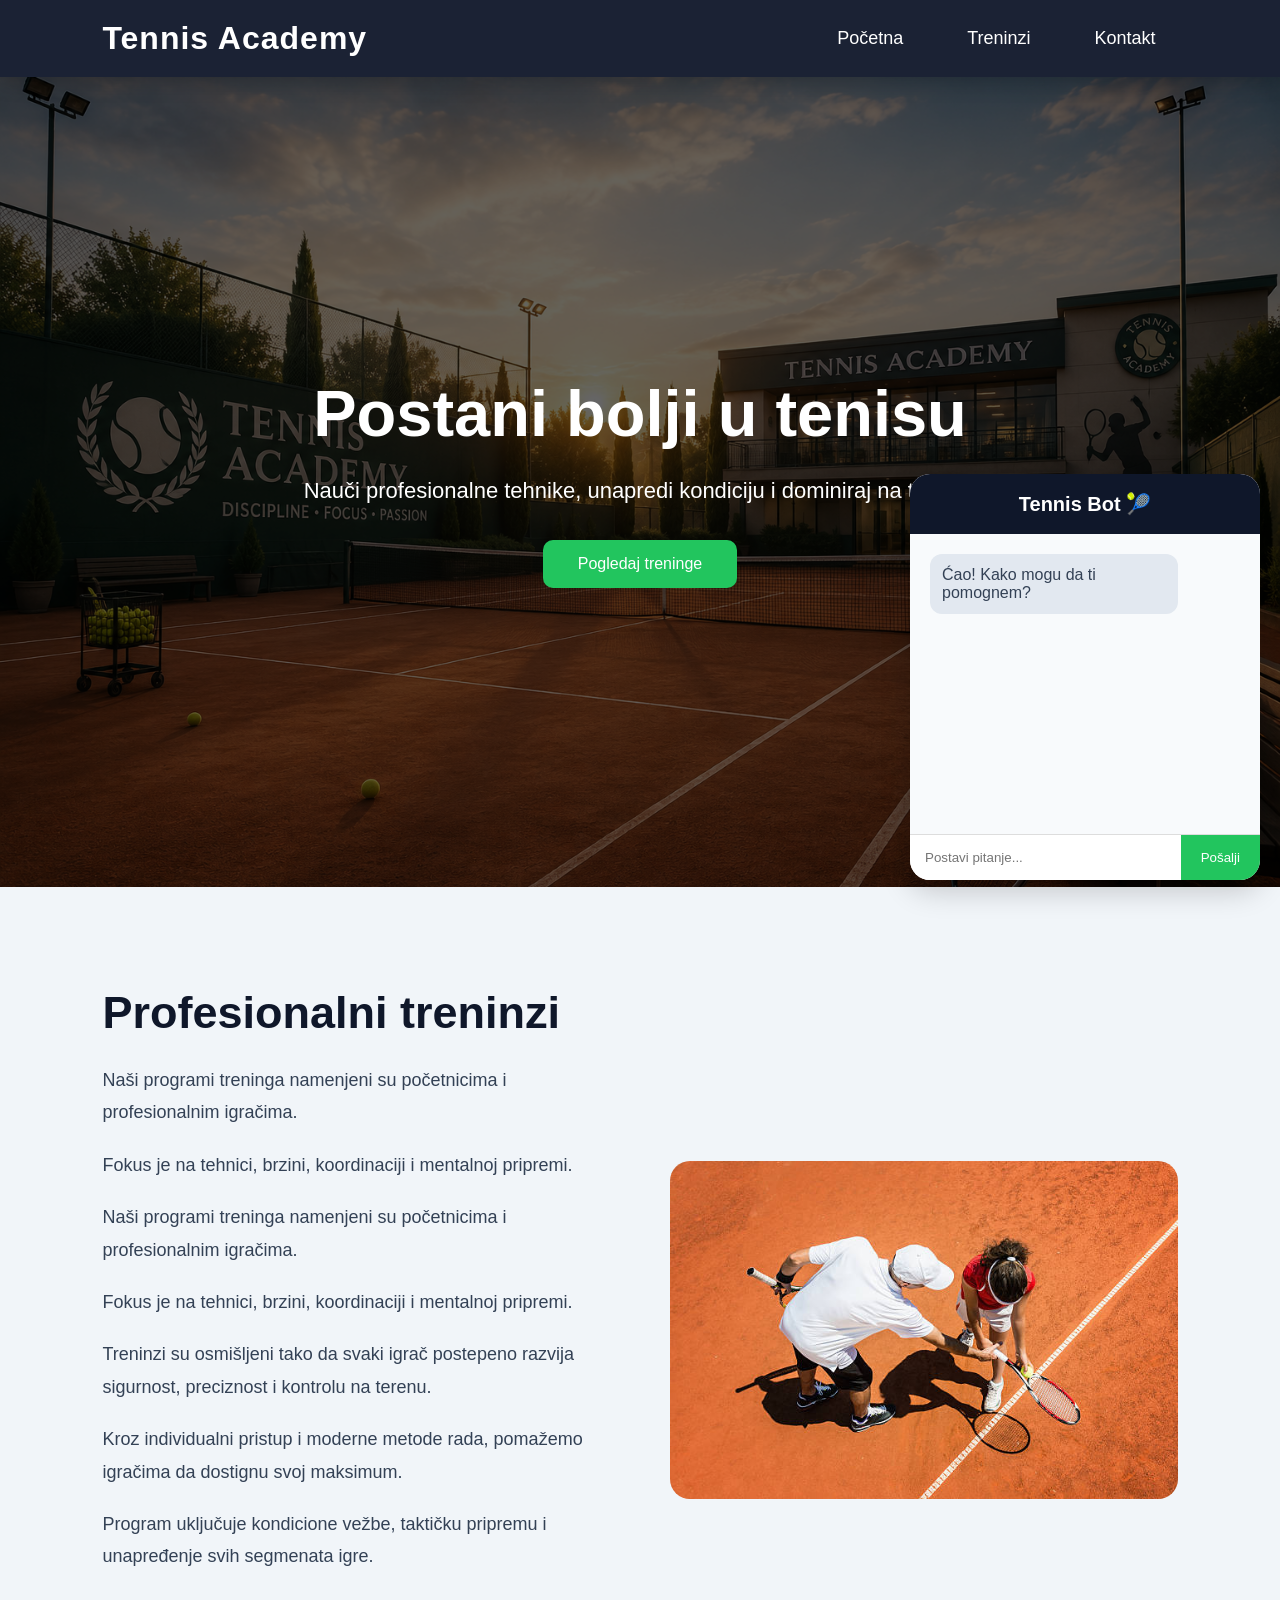
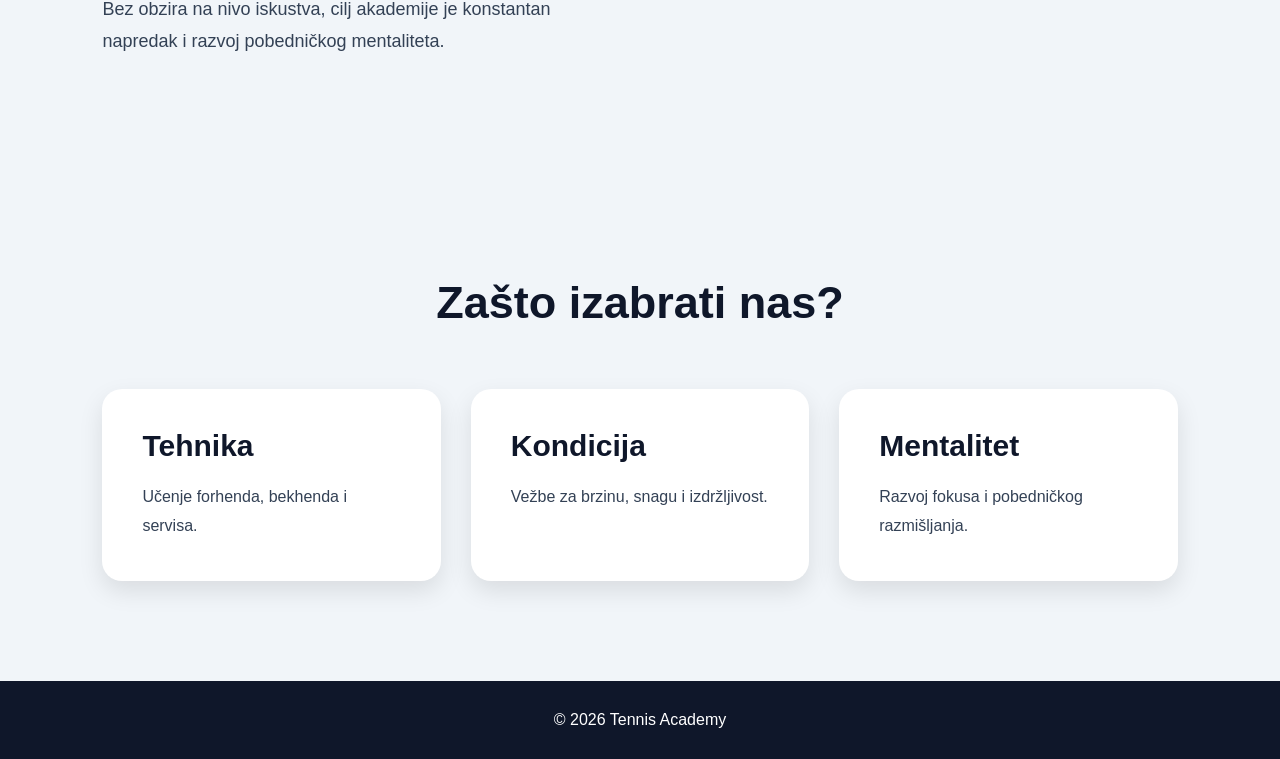
<file: index.html>
<!DOCTYPE html>
<html lang="sr">
<head>
    <meta charset="UTF-8">
    <meta name="viewport" content="width=device-width, initial-scale=1.0">

    <title>Tennis Academy</title>

    <link rel="stylesheet" href="style.css">
</head>
<body>


    <header>

        <div class="logo">
            Tennis Academy
        </div>

        <nav>

            <ul>
                <li><a href="index.html">Početna</a></li>
                <li><a href="product.html">Treninzi</a></li>
                <li><a href="contact.html">Kontakt</a></li>
            </ul>

        </nav>

    </header>

    <section class="hero">


        <div class="overlay"></div>

        <div class="hero-content">

            <h1>Postani bolji u tenisu</h1>

            <p>
                Nauči profesionalne tehnike,
                unapredi kondiciju i dominiraj na terenu.
            </p>

            <a href="product.html" class="btn">
                Pogledaj treninge
            </a>

        </div>

    </section>

    <section class="about">

        <div class="about-text">

            <h2>Profesionalni treninzi</h2>

            <p>
                Naši programi treninga namenjeni su
                početnicima i profesionalnim igračima.
            </p>

            <p>
                Fokus je na tehnici, brzini,
                koordinaciji i mentalnoj pripremi.
            </p>
            <p>
    Naši programi treninga namenjeni su
    početnicima i profesionalnim igračima.
</p>

<p>
    Fokus je na tehnici, brzini,
    koordinaciji i mentalnoj pripremi.
</p>

<p>
    Treninzi su osmišljeni tako da svaki igrač
    postepeno razvija sigurnost, preciznost i kontrolu na terenu.
</p>

<p>
    Kroz individualni pristup i moderne metode rada,
    pomažemo igračima da dostignu svoj maksimum.
</p>

<p>
    Program uključuje kondicione vežbe,
    taktičku pripremu i unapređenje svih segmenata igre.
</p>

<p>
    Bez obzira na nivo iskustva,
    cilj akademije je konstantan napredak i razvoj pobedničkog mentaliteta.
</p>

        </div>

        <div class="about-image">

            
            <img src="/media/istockphoto-463803307-612x612.jpg" alt="Training">

        </div>

    </section>


    <section class="cards-section">

        <h2>Zašto izabrati nas?</h2>

        <div class="cards">

            <div class="card">
                
               


                <h3>Tehnika</h3>
                

                <p>
                    Učenje forhenda,
                    bekhenda i servisa.
                </p>

            </div>

            <div class="card">

                <h3>Kondicija</h3>

                <p>
                    Vežbe za brzinu,
                    snagu i izdržljivost.
                </p>
                
            </div>

            <div class="card">

                <h3>Mentalitet</h3>

                <p>
                    Razvoj fokusa i
                    pobedničkog razmišljanja.
                </p>

            </div>

        </div>

    </section>

    

    <footer>

        <p>
            © 2026 Tennis Academy
        </p>

    </footer>
    

<div class="chatbot-container">

    <div class="chatbot-header">
        Tennis Bot 🎾
    </div>

    <div class="chatbot-messages" id="chatMessages">

        <div class="bot-message">
            Ćao! Kako mogu da ti pomognem?
        </div>

    </div>

    <div class="chatbot-input">

        <input type="text" id="userInput" placeholder="Postavi pitanje...">

        <button onclick="sendMessage()">
            Pošalji
        </button>

    </div>

</div>

<script>

function sendMessage() {

    let input = document.getElementById("userInput");

    let message = input.value.toLowerCase();

    let chatMessages = document.getElementById("chatMessages");

    if(message.trim() === "") {
        return;
    }

    

    let userDiv = document.createElement("div");

    userDiv.classList.add("user-message");

    userDiv.innerText = input.value;

    chatMessages.appendChild(userDiv);


    let botDiv = document.createElement("div");

    botDiv.classList.add("bot-message");

    if(message.includes("servis")) {

        botDiv.innerText =
        "Za bolji servis fokusiraj se na izbačaj loptice i pravilan položaj tela.";

    }

    else if(message.includes("forhend")) {

        botDiv.innerText =
        "Forhend se poboljšava pravilnim radom nogu i rotacijom tela.";

    }

    else if(message.includes("bekhend")) {

        botDiv.innerText =
        "Kod bekhenda je veoma važan balans i kontrola reketa.";

    }

    else if(message.includes("kondicija")) {

        botDiv.innerText =
        "Za bolju kondiciju preporučujemo sprint treninge i vežbe izdržljivosti.";

    }

    else if(message.includes("trening")) {

        botDiv.innerText =
        "Najbolji rezultati dolaze uz redovne treninge najmanje 3 puta nedeljno.";

    }

    else if(message.includes("cao") || message.includes("zdravo")) {

        botDiv.innerText =
        "Zdravo! Spreman sam da ti pomognem oko tenisa 🎾";

    }
    else if(message.includes("koliko traje trening")) {

    botDiv.innerText =
    "Jedan trening traje između 60 i 90 minuta u zavisnosti od nivoa.";

}

else if(message.includes("koliko kosta")) {

    botDiv.innerText =
    "Cena treninga zavisi od programa i broja termina nedeljno.";

}

else if(message.includes("oprema")) {

    botDiv.innerText =
    "Za trening su potrebni reket, sportska garderoba i patike za tenis.";

}

else if(message.includes("turnir")) {

    botDiv.innerText =
    "Napredni i profesionalni igrači imaju mogućnost pripreme za turnire.";

}

else if(message.includes("reket")) {

    botDiv.innerText =
    "Početnicima preporučujemo lakše rekete sa većom glavom za bolju kontrolu.";

}

else if(message.includes("koliko puta")) {

    botDiv.innerText =
    "Preporučujemo minimum 3 treninga nedeljno za brži napredak.";

}

else if(message.includes("da li ima za decu")) {

    botDiv.innerText =
    "Da, akademija organizuje posebne programe treninga za decu.";

}

else if(message.includes("fizicka sprema")) {

    botDiv.innerText =
    "Fizička sprema je veoma važna jer tenis zahteva brzinu i izdržljivost.";

}

else if(message.includes("mentalna snaga")) {

    botDiv.innerText =
    "Mentalna snaga pomaže igračima da ostanu fokusirani tokom važnih poena.";

}

else if(message.includes("najbolji igrac")) {

    botDiv.innerText =
    "Mnogo igrača je obeležilo tenis, ali Novak Đoković je jedan od najvećih svih vremena 🎾";

}

else if(message.includes("novak")) {

    botDiv.innerText =
    "Novak Đoković je poznat po disciplini, izdržljivosti i mentalnoj snazi.";

}

else if(message.includes("hvala")) {

    botDiv.innerText =
    "Nema na čemu 🎾 Želimo ti uspešne treninge!";

}

    else {

        botDiv.innerText =
        "Trenutno nemam odgovor na to pitanje, ali nastavi sa treningom 🎾";

    }

    chatMessages.appendChild(botDiv);


    input.value = "";


    chatMessages.scrollTop = chatMessages.scrollHeight;
}

</script>

</body>
</html>
</file>
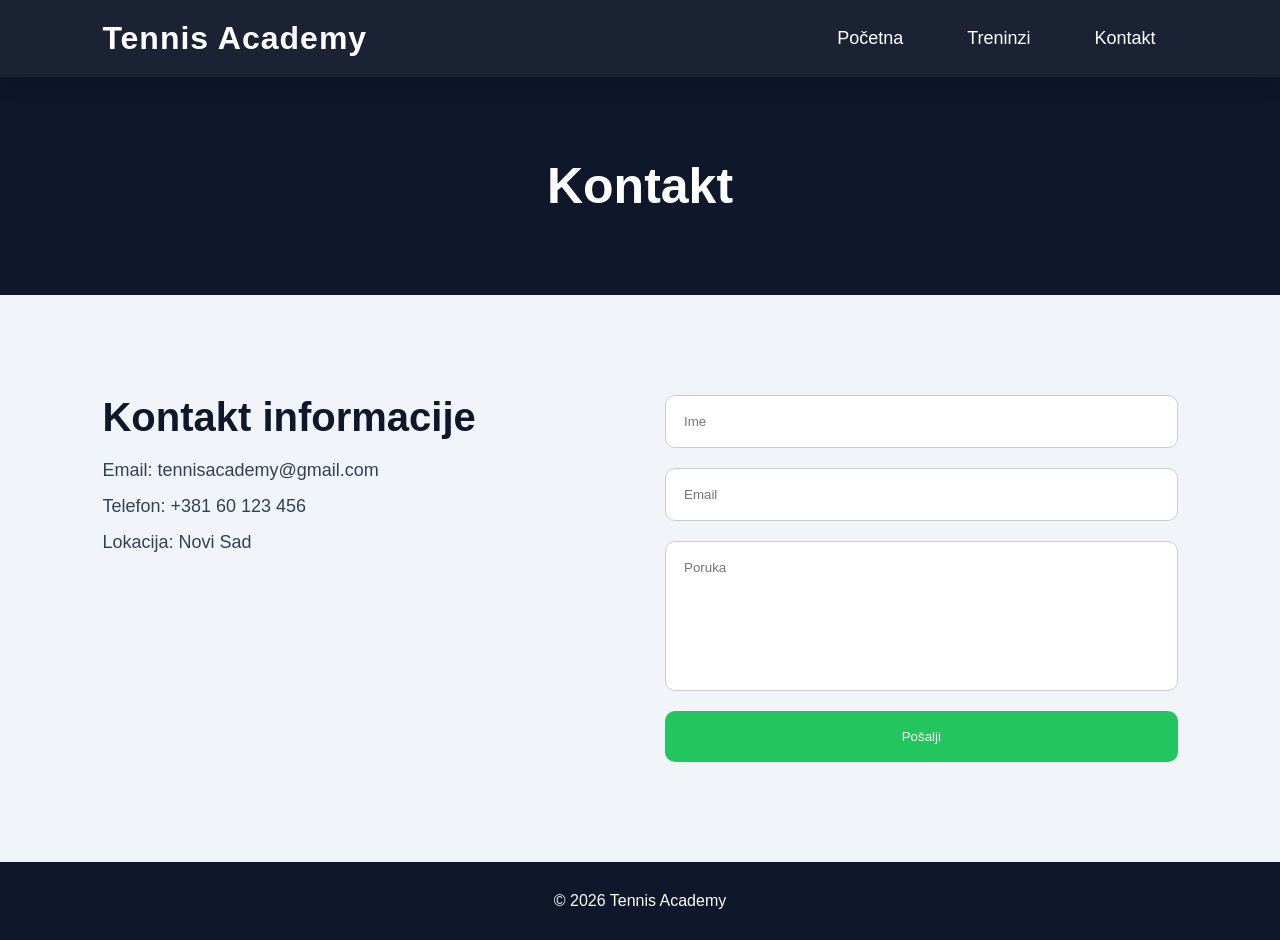
<file: contact.html>
<!DOCTYPE html>
<html lang="sr">
<head>
    <meta charset="UTF-8">
    <meta name="viewport" content="width=device-width, initial-scale=1.0">

    <title>Kontakt</title>

    <link rel="stylesheet" href="style.css">
</head>
<body>

<header>

    <div class="logo">
        Tennis Academy
    </div>

    <nav>

        <ul>
            <li><a href="index.html">Početna</a></li>
            <li><a href="product.html">Treninzi</a></li>
            <li><a href="contact.html">Kontakt</a></li>
        </ul>

    </nav>

</header>

<section class="page-title">

    <h1>Kontakt</h1>

</section>

<section class="contact">

    <div class="contact-container">

        <div class="contact-info">

            <h2>Kontakt informacije</h2>

            <p>Email: tennisacademy@gmail.com</p>

            <p>Telefon: +381 60 123 456</p>

            <p>Lokacija: Novi Sad</p>

        </div>

        <form class="contact-form">

            <input type="text" placeholder="Ime">

            <input type="email" placeholder="Email">

            <textarea placeholder="Poruka"></textarea>

            <button type="submit">
                Pošalji
            </button>

        </form>

    </div>

</section>

<footer>

    <p>
        © 2026 Tennis Academy
    </p>

</footer>

</body>
</html>
</file>
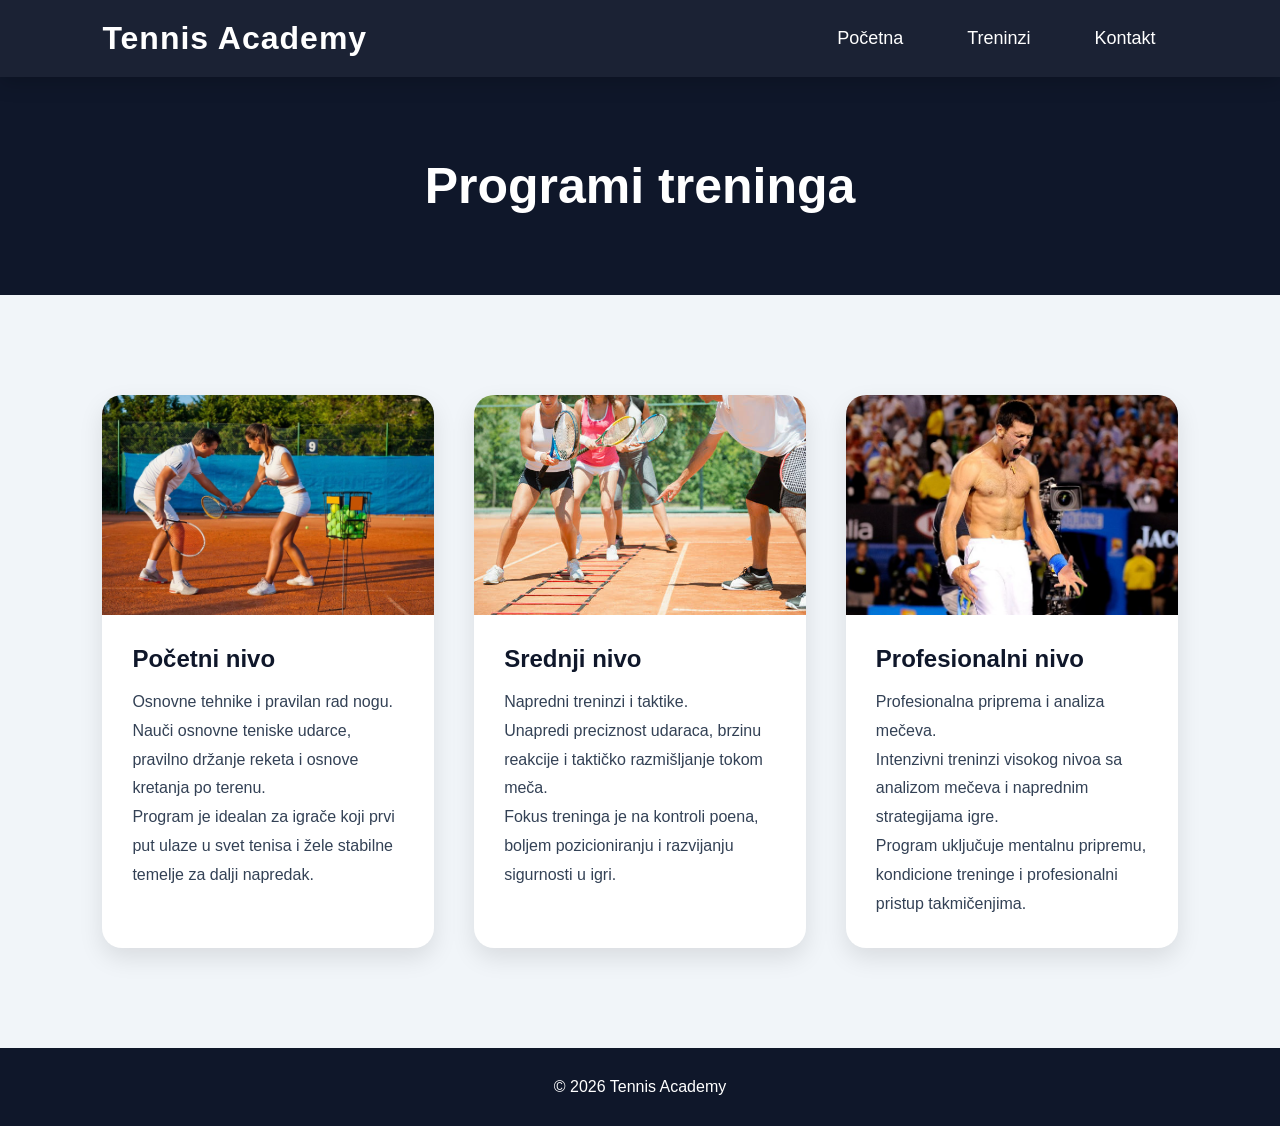
<file: product.html>
<!DOCTYPE html>
<html lang="sr">
<head>
    <meta charset="UTF-8">
    <meta name="viewport" content="width=device-width, initial-scale=1.0">

    <title>Treninzi</title>

    <link rel="stylesheet" href="style.css">
</head>
<body>

<header>

    <div class="logo">
        Tennis Academy
    </div>

    <nav>

        <ul>
            <li><a href="index.html">Početna</a></li>
            <li><a href="product.html">Treninzi</a></li>
            <li><a href="contact.html">Kontakt</a></li>
        </ul>

    </nav>

</header>

<section class="page-title">

    <h1>Programi treninga</h1>

</section>

<section class="products">

    <div class="product-card">

        <img src="media/image-cp-1733790549471-compressed.jpeg" alt="Beginner">

        <div class="product-content">

            <h2>Početni nivo</h2>

            <p>
                Osnovne tehnike i pravilan rad nogu. 
            </p>
            <p>
    Nauči osnovne teniske udarce,
    pravilno držanje reketa i osnove kretanja po terenu.
</p>

<p>
    Program je idealan za igrače koji prvi put ulaze u svet tenisa
    i žele stabilne temelje za dalji napredak.
</p>

        </div>

    </div>

    <div class="product-card">

        <img src="media/istockphoto-1658469457-612x612.jpg" alt="Intermediate">

        <div class="product-content">

            <h2>Srednji nivo</h2>

            <p>
                Napredni treninzi i taktike.
            </p>
            <p>
    Unapredi preciznost udaraca,
    brzinu reakcije i taktičko razmišljanje tokom meča.
</p>

<p>
    Fokus treninga je na kontroli poena,
    boljem pozicioniranju i razvijanju sigurnosti u igri.
</p>

        </div>

    </div>

    <div class="product-card">

        <img src="media/novak-djokovic-training-workout-routine.jpg" alt="Professional">

        <div class="product-content">

            <h2>Profesionalni nivo</h2>

            <p>
                Profesionalna priprema i analiza mečeva.
            </p>
            <p>
    Intenzivni treninzi visokog nivoa
    sa analizom mečeva i naprednim strategijama igre.
</p>

<p>
    Program uključuje mentalnu pripremu,
    kondicione treninge i profesionalni pristup takmičenjima.
</p>

        </div>

    </div>

</section>

<footer>

    <p>
        © 2026 Tennis Academy
    </p>

</footer>

</body>
</html>
</file>
<file: style.css>
*{
    margin:0;
    padding:0;
    box-sizing:border-box;
    font-family:Arial, Helvetica, sans-serif;
}

body{
    background:#f1f5f9;
    color:#334155;
}


header{

    width:100%;

    padding:20px 8%;

    background:rgba(15,23,42,0.95);

    position:sticky;

    top:0;

    z-index:1000;

    display:flex;

    justify-content:space-between;

    align-items:center;

    box-shadow:0 5px 20px rgba(0,0,0,0.2);
}

.logo{

    color:white;

    font-size:32px;

    font-weight:bold;

    letter-spacing:1px;

    cursor:pointer;

    transition:0.3s;
}

.logo:hover{

    color:#22c55e;

    transform:scale(1.05);
}

nav ul{

    display:flex;

    align-items:center;

    gap:20px;

    list-style:none;
}

nav ul li{

    position:relative;
}

nav ul li a{

    color:white;

    text-decoration:none;

    font-size:18px;

    font-weight:500;

    padding:12px 22px;

    border-radius:12px;

    transition:0.3s;

    position:relative;

    overflow:hidden;
}


nav ul li a:hover{

    background:#22c55e;

    color:white;

    transform:translateY(-3px);

    box-shadow:0 5px 15px rgba(34,197,94,0.4);
}


nav ul li a::after{

    content:\"\";

    position:absolute;

    left:50%;

    bottom:5px;

    width:0;

    height:2px;

    background:white;

    transition:0.3s;

    transform:translateX(-50%);
}

nav ul li a:hover::after{

    width:60%;
}


nav ul li a:active{

    transform:scale(0.95);
}


.hero{

    background-image:url("media/akademija\ slika.png");

    height:90vh;

    background-size:cover;
    background-position:center;

    position:relative;

    display:flex;
    justify-content:center;
    align-items:center;
}

.overlay{
    position:absolute;
    inset:0;
    background:rgba(0,0,0,0.6);
}

.hero-content{
    position:relative;
    z-index:10;
    text-align:center;
    color:white;
    width:70%;
}

.hero-content h1{
    font-size:65px;
    margin-bottom:20px;
}

.hero-content p{
    font-size:22px;
    line-height:1.8;
    margin-bottom:30px;
}

.btn{
    display:inline-block;

    background:#22c55e;
    color:white;

    padding:15px 35px;

    border-radius:10px;

    text-decoration:none;

    transition:0.3s;
}

.btn:hover{
    transform:translateY(-5px);
}


.about{
    padding:100px 8%;

    display:flex;
    align-items:center;
    gap:60px;
}

.about-text{
    flex:1;
}

.about-text h2{
    font-size:45px;
    margin-bottom:25px;
    color:#0f172a;
}

.about-text p{
    line-height:1.8;
    margin-bottom:20px;
    font-size:18px;
}

.about-image{
    flex:1;
}

.about-image img{
    width:100%;
    border-radius:20px;
}


.cards-section{
    padding:100px 8%;
}

.cards-section h2{
    text-align:center;
    margin-bottom:60px;
    font-size:45px;
    color:#0f172a;
}

.cards{
    display:grid;

    grid-template-columns:repeat(auto-fit,minmax(250px,1fr));

    gap:30px;
}

.card{
    background:white;

    padding:40px;

    border-radius:20px;

    box-shadow:0 10px 25px rgba(0,0,0,0.1);

    transition:0.3s;
}

.card:hover{
    transform:translateY(-10px);
}

.card h3{
    margin-bottom:20px;
    font-size:30px;
    color:#0f172a;
}

.card p{
    line-height:1.8;
}


.page-title{
    background:#0f172a;
    color:white;

    padding:80px;

    text-align:center;
}

.page-title h1{
    font-size:50px;
}



.products{

    padding:100px 8%;

    display:grid;

    grid-template-columns:repeat(auto-fit,minmax(300px,1fr));

    gap:40px;
}

.product-card{

    background:white;

    border-radius:20px;

    overflow:hidden;

    box-shadow:0 10px 25px rgba(0,0,0,0.1);

    transition:0.3s;
}

.product-card:hover{

    transform:translateY(-10px);
}

.product-card img{

    width:100%;

    height:220px;

    object-fit:cover;

    display:block;
}
.product-content{
    padding:30px;
}

.product-content h2{
    margin-bottom:15px;
    color:#0f172a;
}

.product-content p{
    line-height:1.8;
}


.contact{
    padding:100px 8%;
}

.contact-container{
    display:grid;

    grid-template-columns:repeat(auto-fit,minmax(300px,1fr));

    gap:50px;
}

.contact-info h2{
    font-size:40px;
    margin-bottom:20px;
    color:#0f172a;
}

.contact-info p{
    margin-bottom:15px;
    font-size:18px;
}

.contact-form{
    display:flex;
    flex-direction:column;
    gap:20px;
}

.contact-form input,
.contact-form textarea{
    padding:18px;

    border:1px solid #ccc;

    border-radius:10px;
}

.contact-form textarea{
    height:150px;
    resize:none;
}

.contact-form button{
    background:#22c55e;

    color:white;

    border:none;

    padding:18px;

    border-radius:10px;

    cursor:pointer;

    transition:0.3s;
}

.contact-form button:hover{
    background:#16a34a;
}


footer{
    background:#0f172a;

    color:white;

    text-align:center;

    padding:30px;
}


@media(max-width:900px){

    header{
        flex-direction:column;
        gap:20px;
    }

    .hero-content{
        width:90%;
    }

    .hero-content h1{
        font-size:45px;
    }

    .about{
        flex-direction:column;
    }

}
.chatbot-container{

    width:350px;

    background:white;

    position:fixed;

    bottom:20px;
    right:20px;

    border-radius:20px;

    overflow:hidden;

    box-shadow:0 10px 30px rgba(0,0,0,0.2);

    z-index:1000;
}

.chatbot-header{

    background:#0f172a;

    color:white;

    padding:18px;

    font-size:20px;

    font-weight:bold;

    text-align:center;
}

.chatbot-messages{

    height:300px;

    overflow-y:auto;

    padding:20px;

    background:#f8fafc;

    display:flex;

    flex-direction:column;

    gap:15px;
}

.bot-message{

    background:#e2e8f0;

    padding:12px;

    border-radius:12px;

    width:fit-content;

    max-width:80%;
}

.user-message{

    background:#22c55e;

    color:white;

    padding:12px;

    border-radius:12px;

    width:fit-content;

    max-width:80%;

    align-self:flex-end;
}

.chatbot-input{

    display:flex;

    border-top:1px solid #ddd;
}

.chatbot-input input{

    flex:1;

    padding:15px;

    border:none;

    outline:none;
}

.chatbot-input button{

    background:#22c55e;

    color:white;

    border:none;

    padding:15px 20px;

    cursor:pointer;

    transition:0.3s;
}

.chatbot-input button:hover{

    background:#16a34a;
}
</file>
